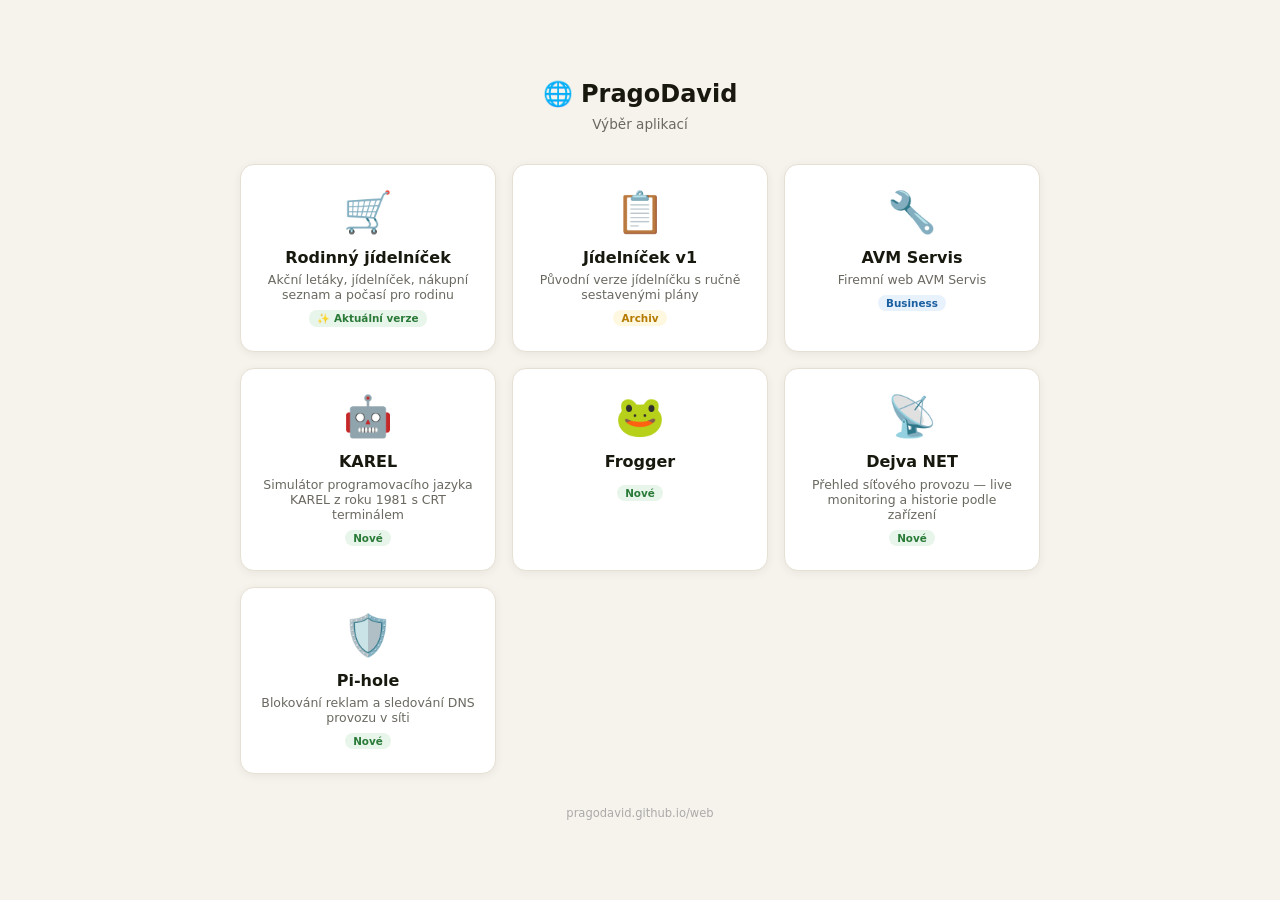
<file: index.html>
<!DOCTYPE html>
<html lang="cs">
<head>
<meta charset="UTF-8">
<meta name="viewport" content="width=device-width, initial-scale=1.0">
<title>PragoDavid – weby</title>
<style>
*{box-sizing:border-box;margin:0;padding:0}
body{font-family:system-ui,-apple-system,sans-serif;background:#f6f3ec;color:#18180f;min-height:100vh;display:flex;flex-direction:column;align-items:center;justify-content:center;padding:2rem 1rem}
h1{font-size:1.5rem;font-weight:700;margin-bottom:.5rem;text-align:center}
p{font-size:.85rem;color:#6a6860;margin-bottom:2rem;text-align:center}
.grid{display:grid;grid-template-columns:repeat(auto-fit,minmax(220px,1fr));gap:1rem;width:100%;max-width:800px}
.card{background:#fff;border:1px solid #e6e0d4;border-radius:14px;padding:1.5rem 1.25rem;text-align:center;text-decoration:none;color:#18180f;transition:all .2s;box-shadow:0 2px 10px rgba(0,0,0,.06)}
.card:hover{transform:translateY(-3px);box-shadow:0 6px 20px rgba(0,0,0,.1)}
.card .icon{font-size:2.5rem;margin-bottom:.75rem}
.card h2{font-size:1rem;font-weight:600;margin-bottom:.35rem}
.card p{font-size:.78rem;color:#6a6860;margin:0}
.tag{display:inline-block;font-size:.65rem;font-weight:700;padding:2px 8px;border-radius:8px;margin-top:.5rem}
.tag-new{background:#e8f5eb;color:#2a7a38}
.tag-old{background:#fff8e0;color:#b57a00}
.tag-biz{background:#e8f2fc;color:#1a5fa0}
footer{margin-top:2rem;font-size:.72rem;color:#aaa}
</style>
</head>
<body>
<h1>🌐 PragoDavid</h1>
<p>Výběr aplikací</p>

<div class="grid">
  <a class="card" href="jidelnicekv2/">
    <div class="icon">🛒</div>
    <h2>Rodinný jídelníček</h2>
    <p>Akční letáky, jídelníček, nákupní seznam a počasí pro rodinu</p>
    <span class="tag tag-new">✨ Aktuální verze</span>
  </a>

  <a class="card" href="jidelnicekv1/">
    <div class="icon">📋</div>
    <h2>Jídelníček v1</h2>
    <p>Původní verze jídelníčku s ručně sestavenými plány</p>
    <span class="tag tag-old">Archiv</span>
  </a>

  <a class="card" href="avmservis/">
    <div class="icon">🔧</div>
    <h2>AVM Servis</h2>
    <p>Firemní web AVM Servis</p>
    <span class="tag tag-biz">Business</span>
  </a>
  <a class="card" href="KAREL/">
    <div class="icon">🤖</div>
    <h2>KAREL</h2>
    <p>Simulátor programovacího jazyka KAREL z roku 1981 s CRT terminálem</p>
    <span class="tag tag-new">Nové</span>
  </a>
  <a class="card" href="frogger/">
    <div class="icon">🐸</div>
    <h2>Frogger</h2>
    <span class="tag tag-new">Nové</span>
  </a>
  <a class="card" href="netflow/">
    <div class="icon">📡</div>
    <h2>Dejva NET</h2>
    <p>Přehled síťového provozu — live monitoring a historie podle zařízení</p>
    <span class="tag tag-new">Nové</span>
  </a>
  <a class="card" href="/pihole/admin/">
    <div class="icon">🛡️</div>
    <h2>Pi-hole</h2>
    <p>Blokování reklam a sledování DNS provozu v síti</p>
    <span class="tag tag-new">Nové</span>
  </a>
</div>

<footer>pragodavid.github.io/web</footer>
</body>
</html>
</file>
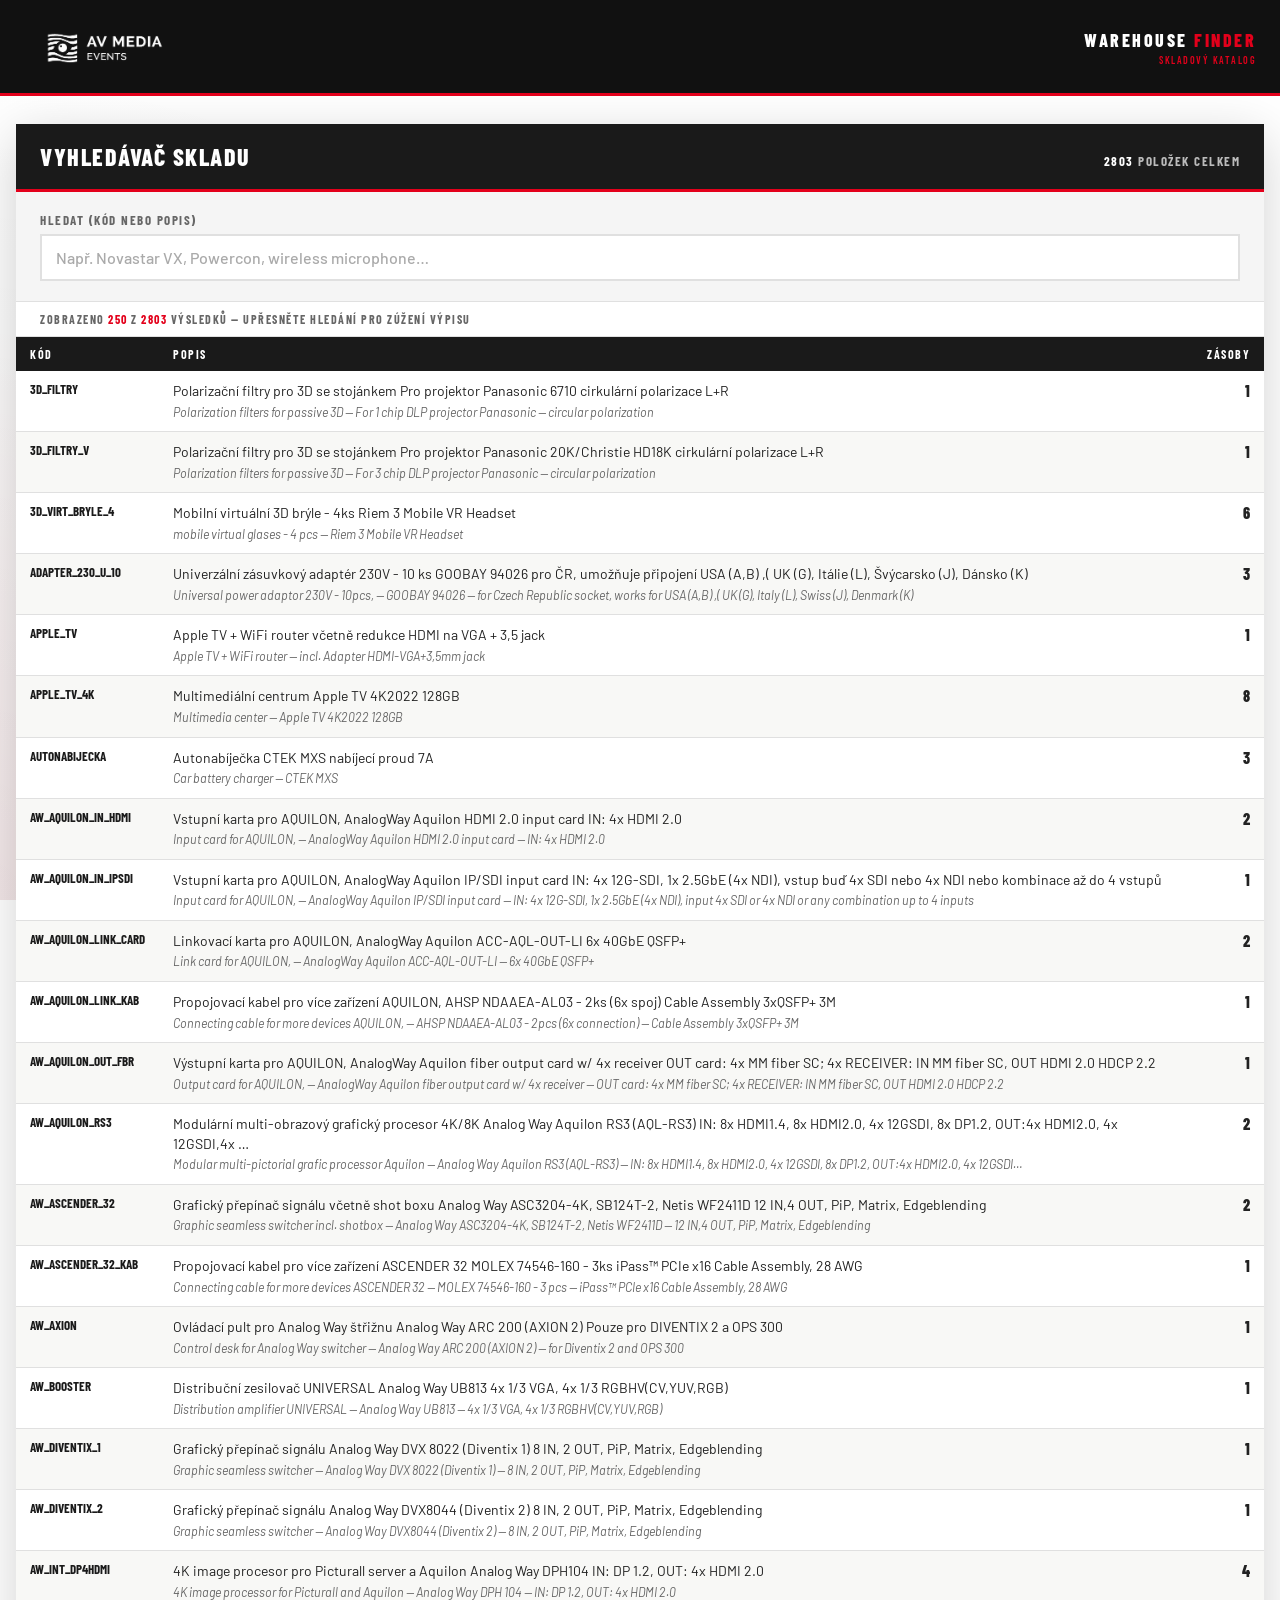
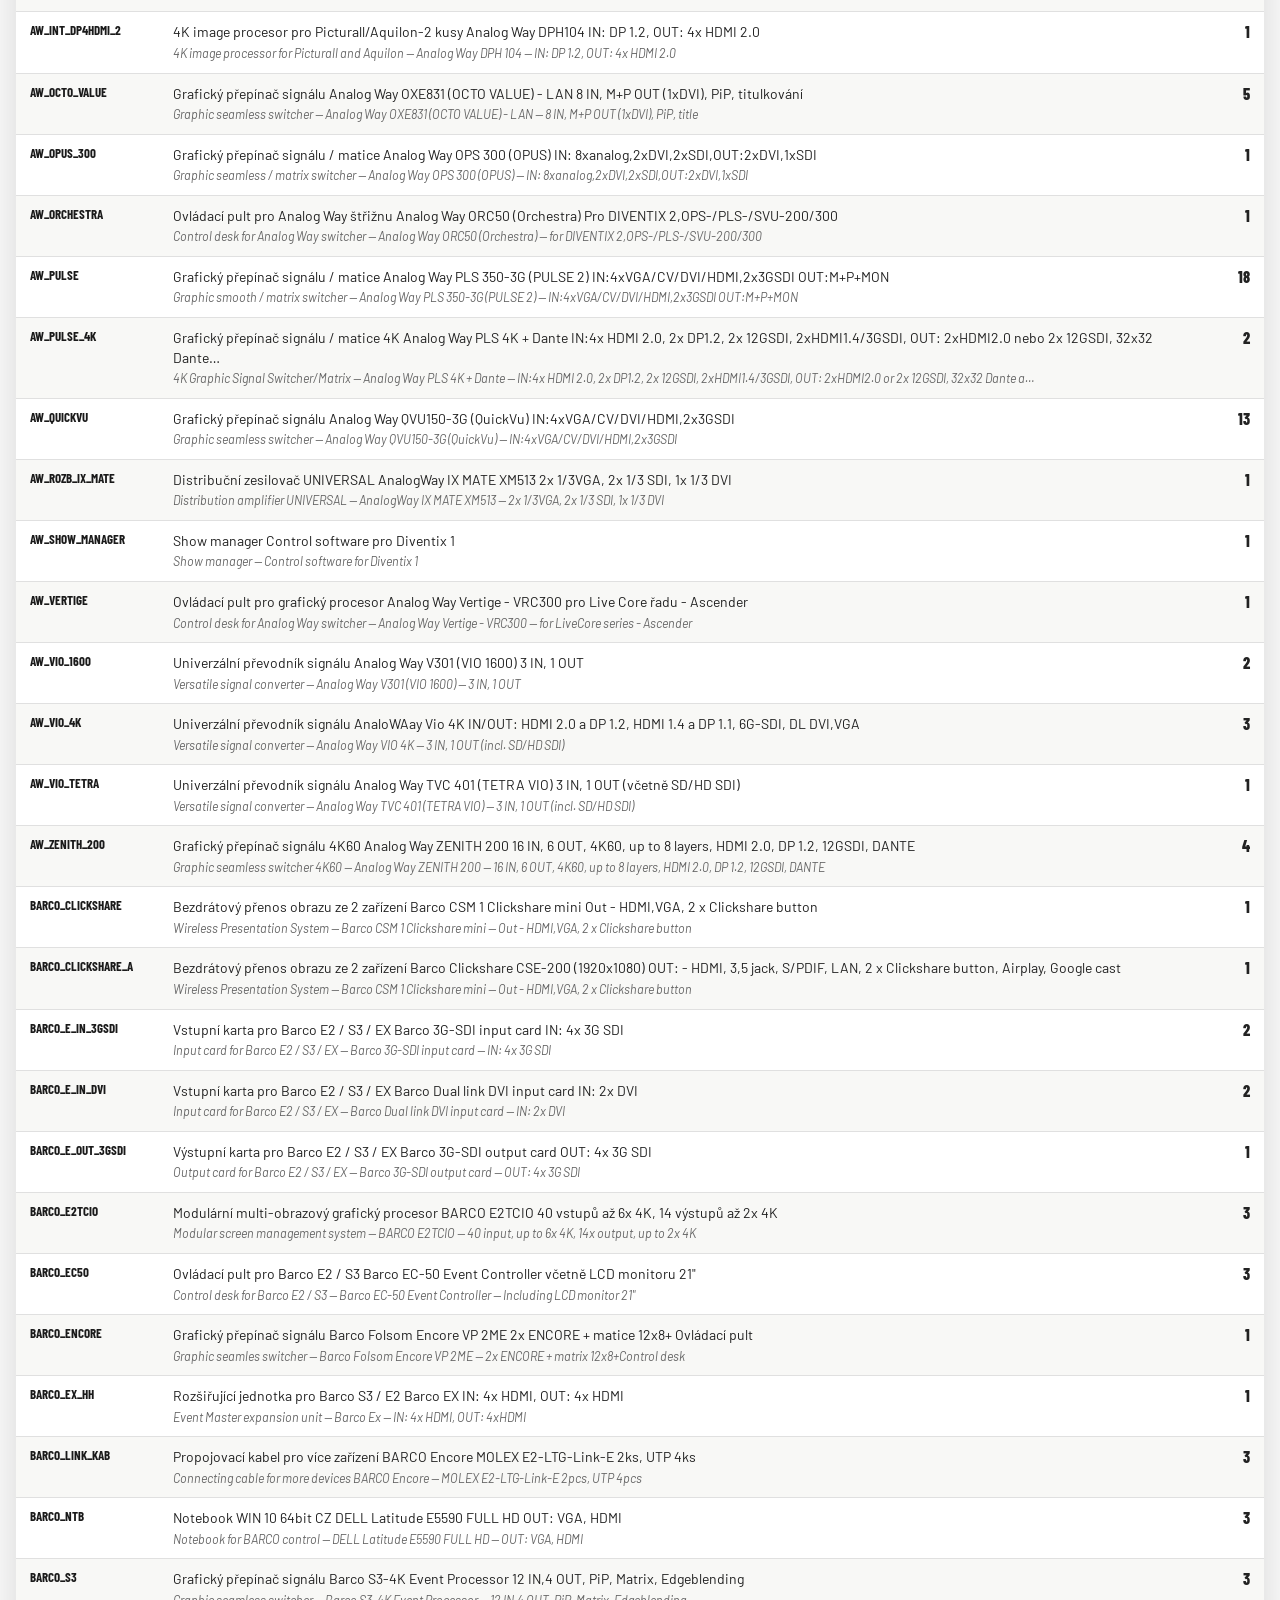
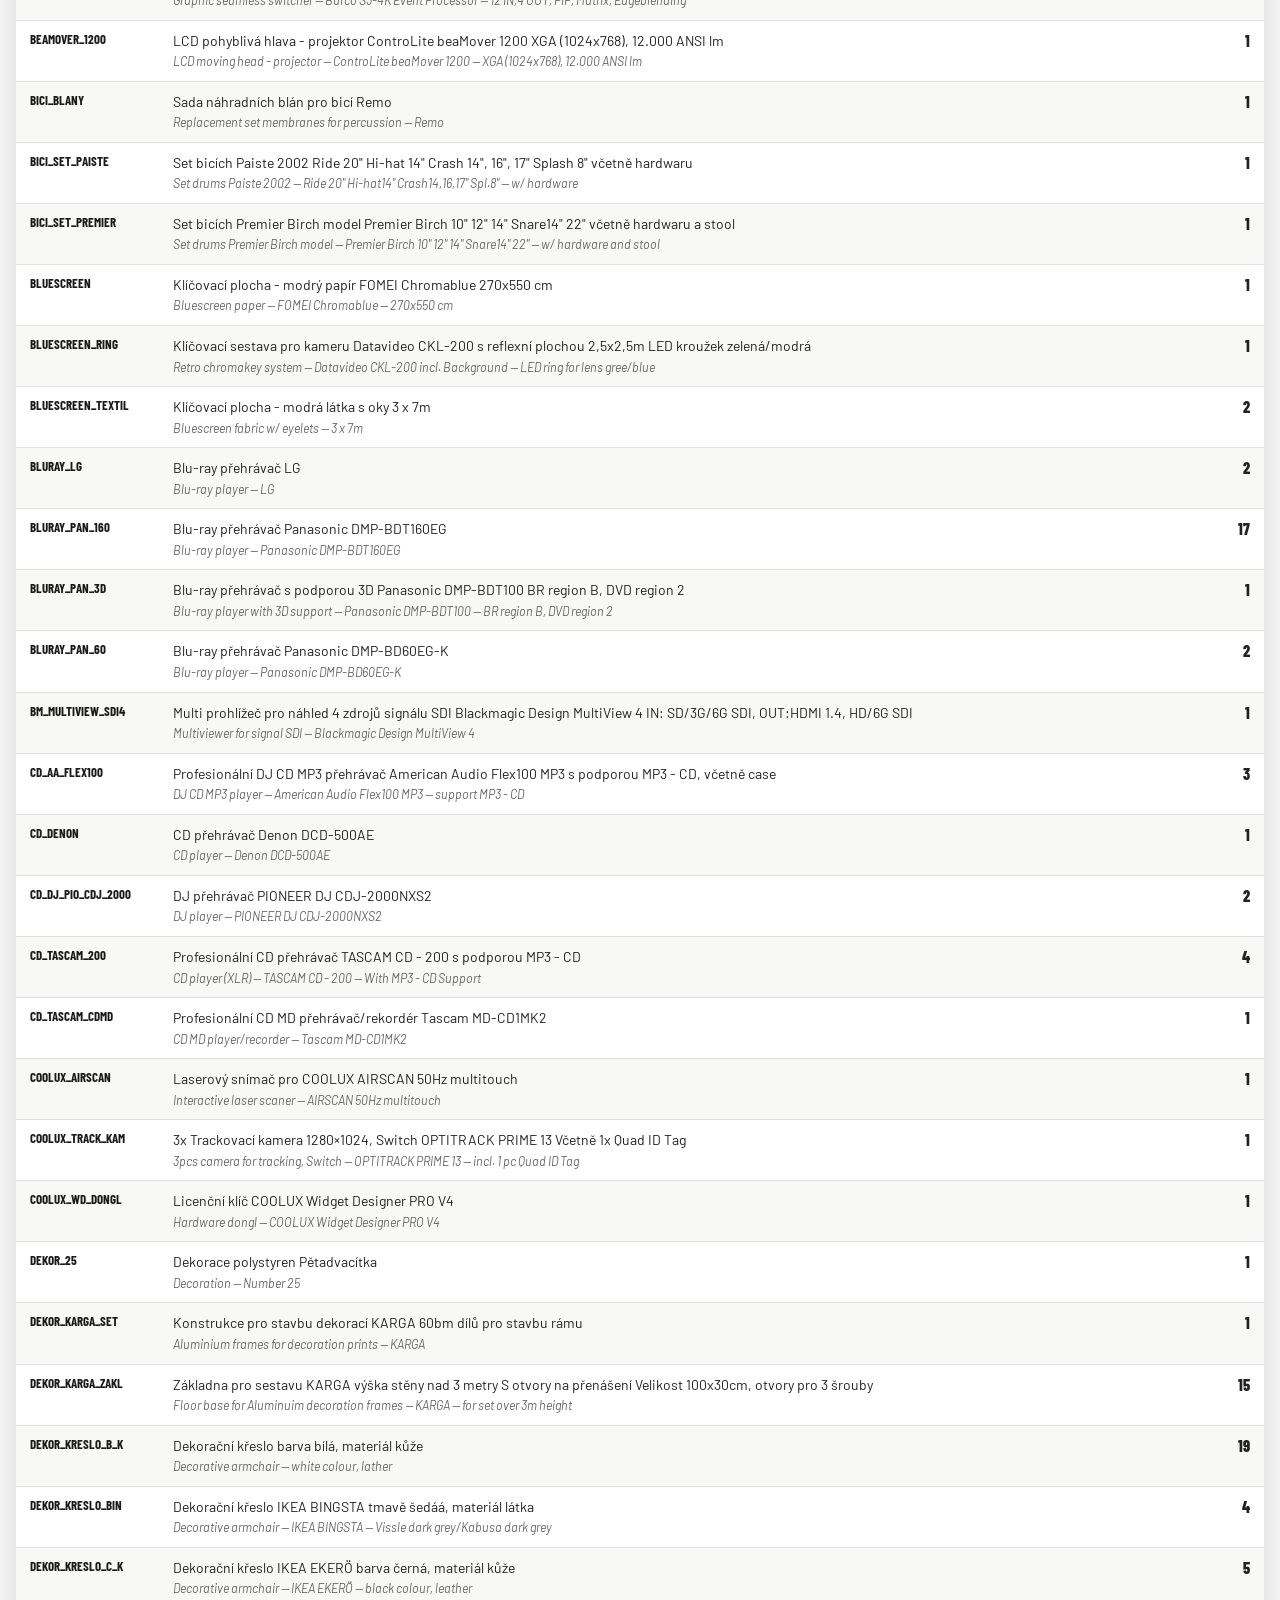
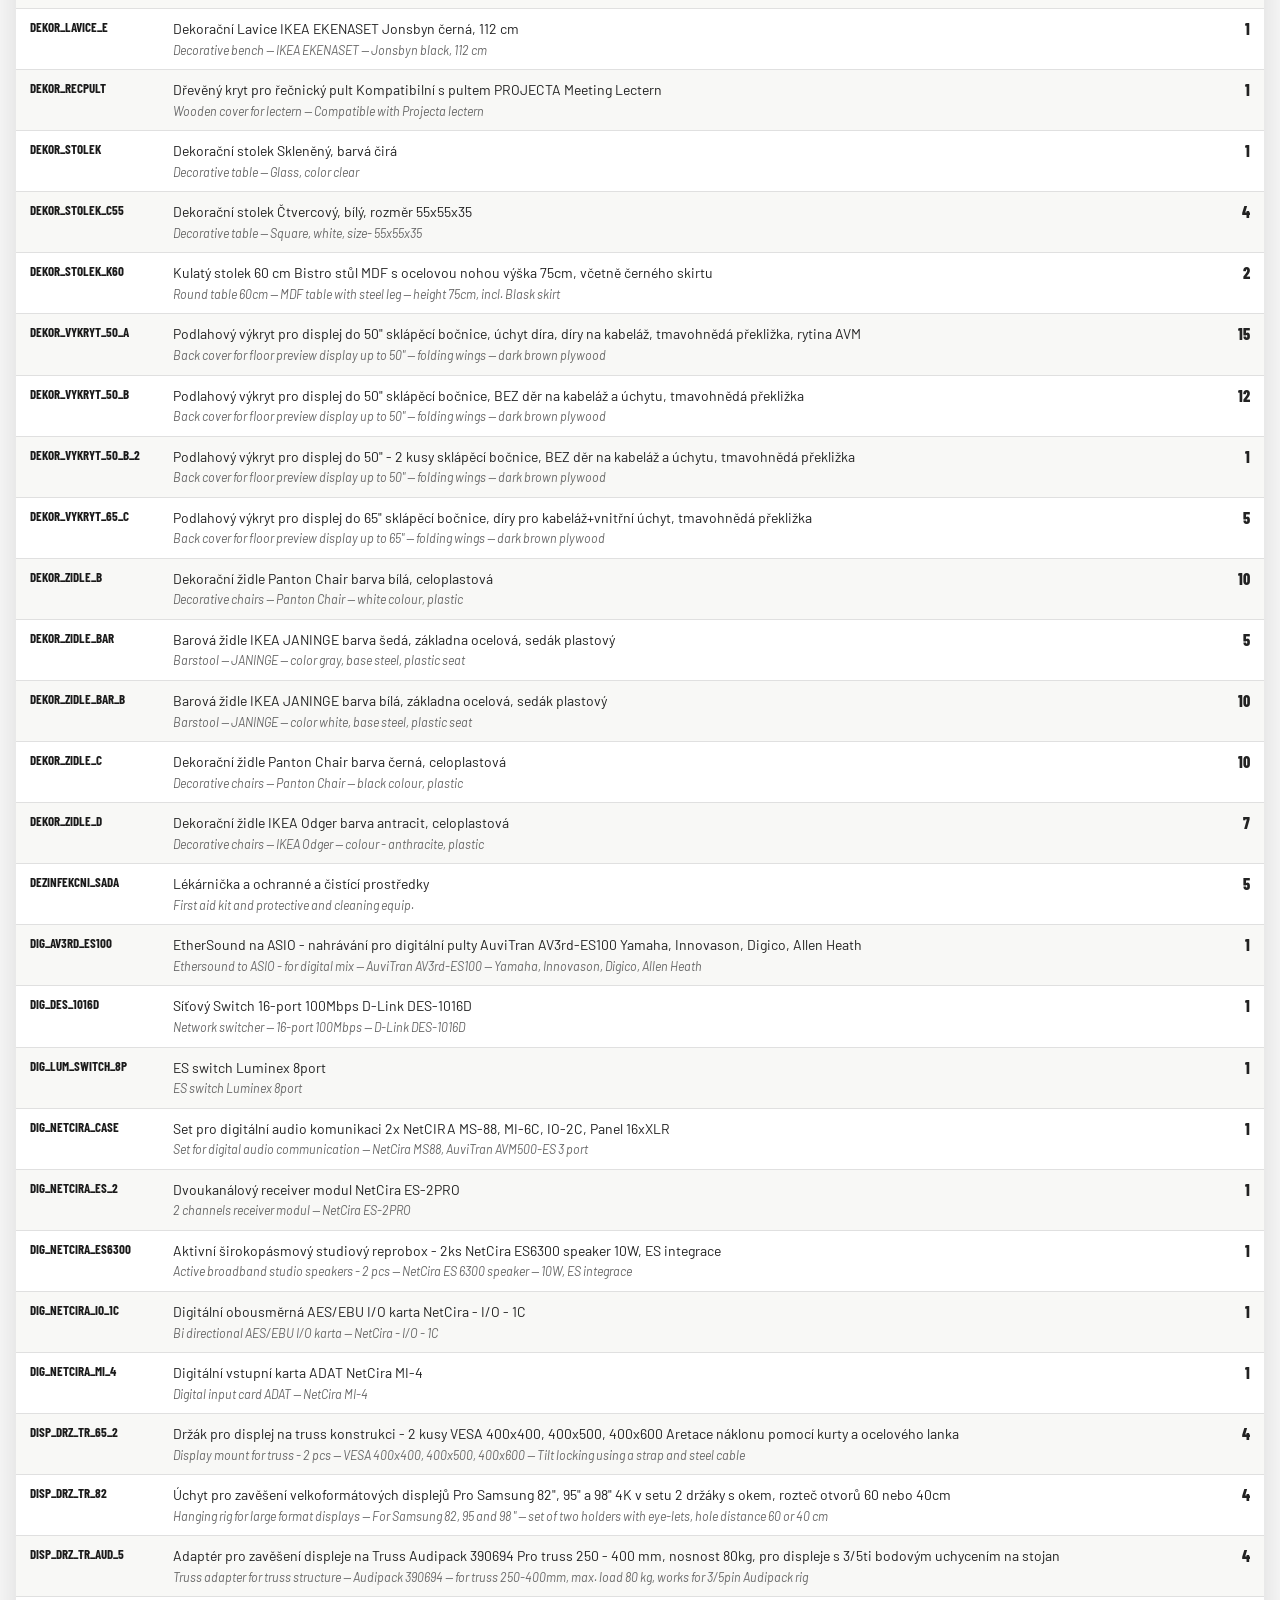
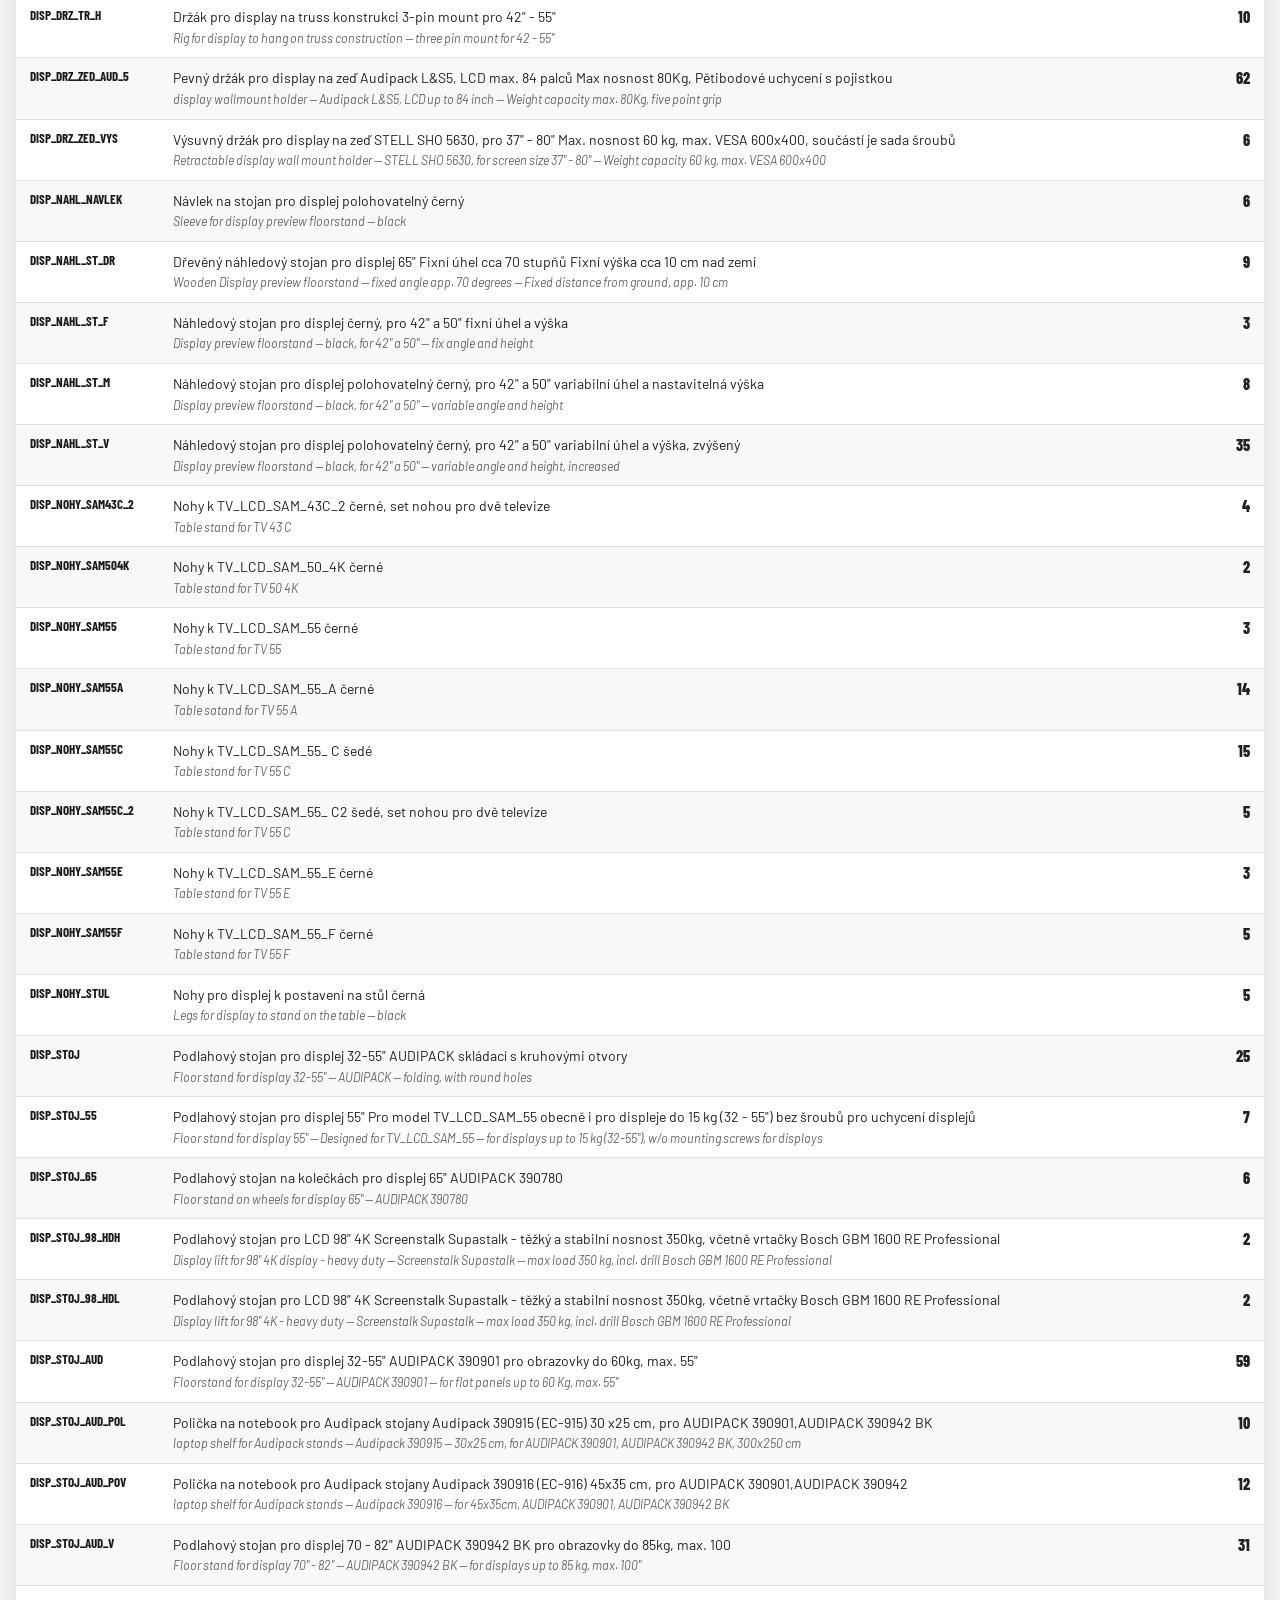
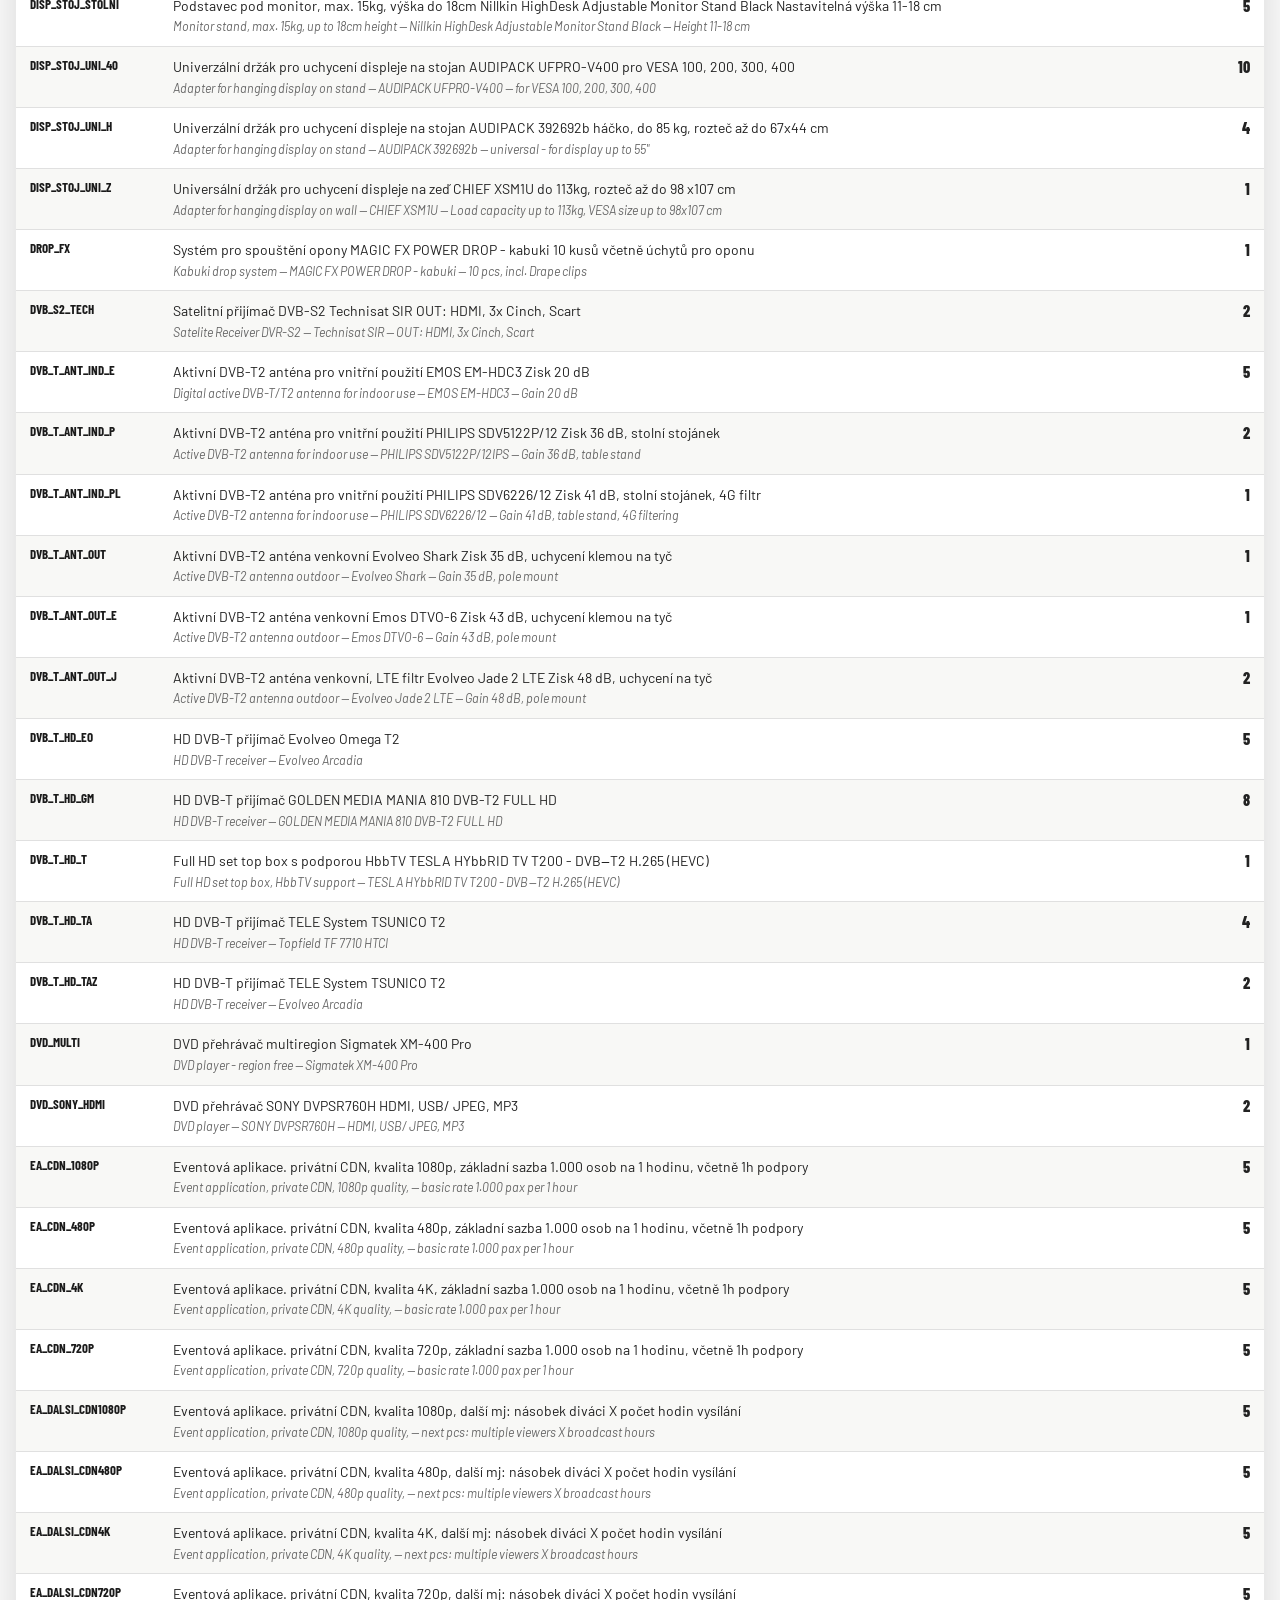
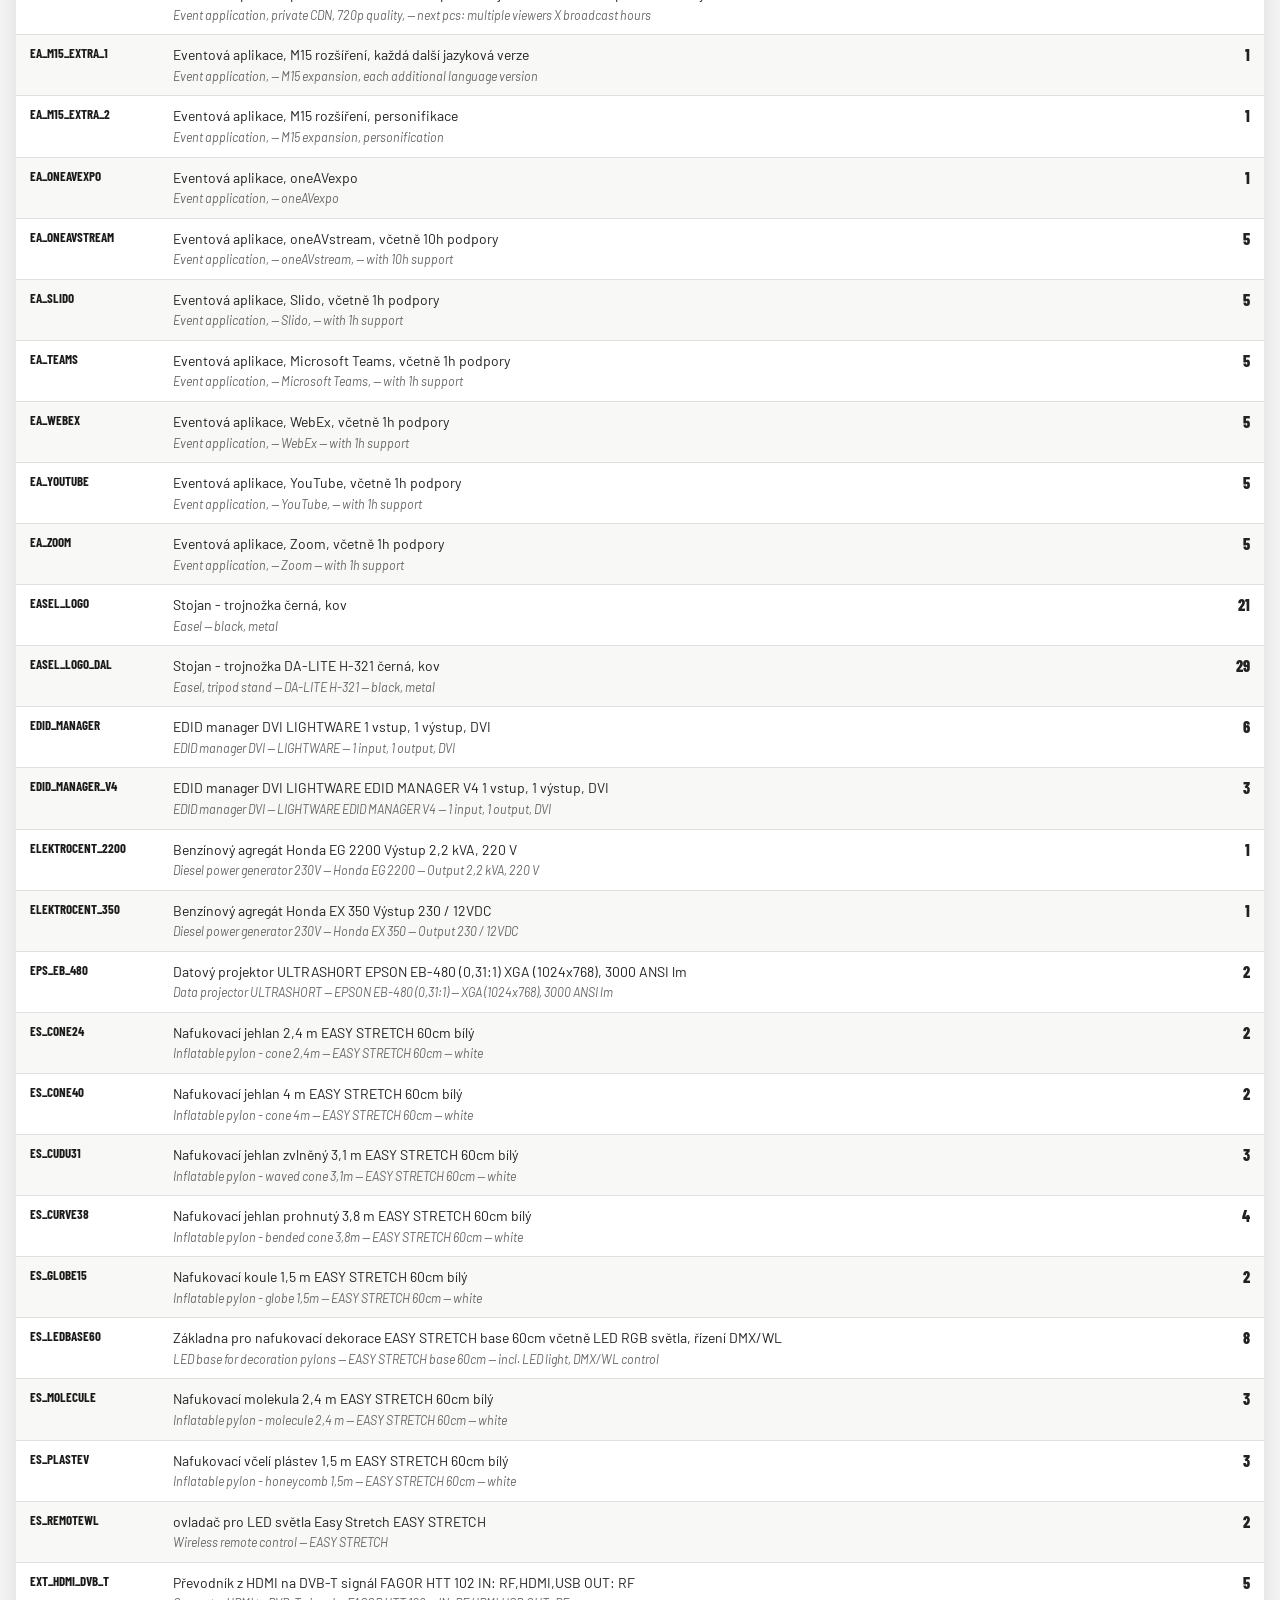
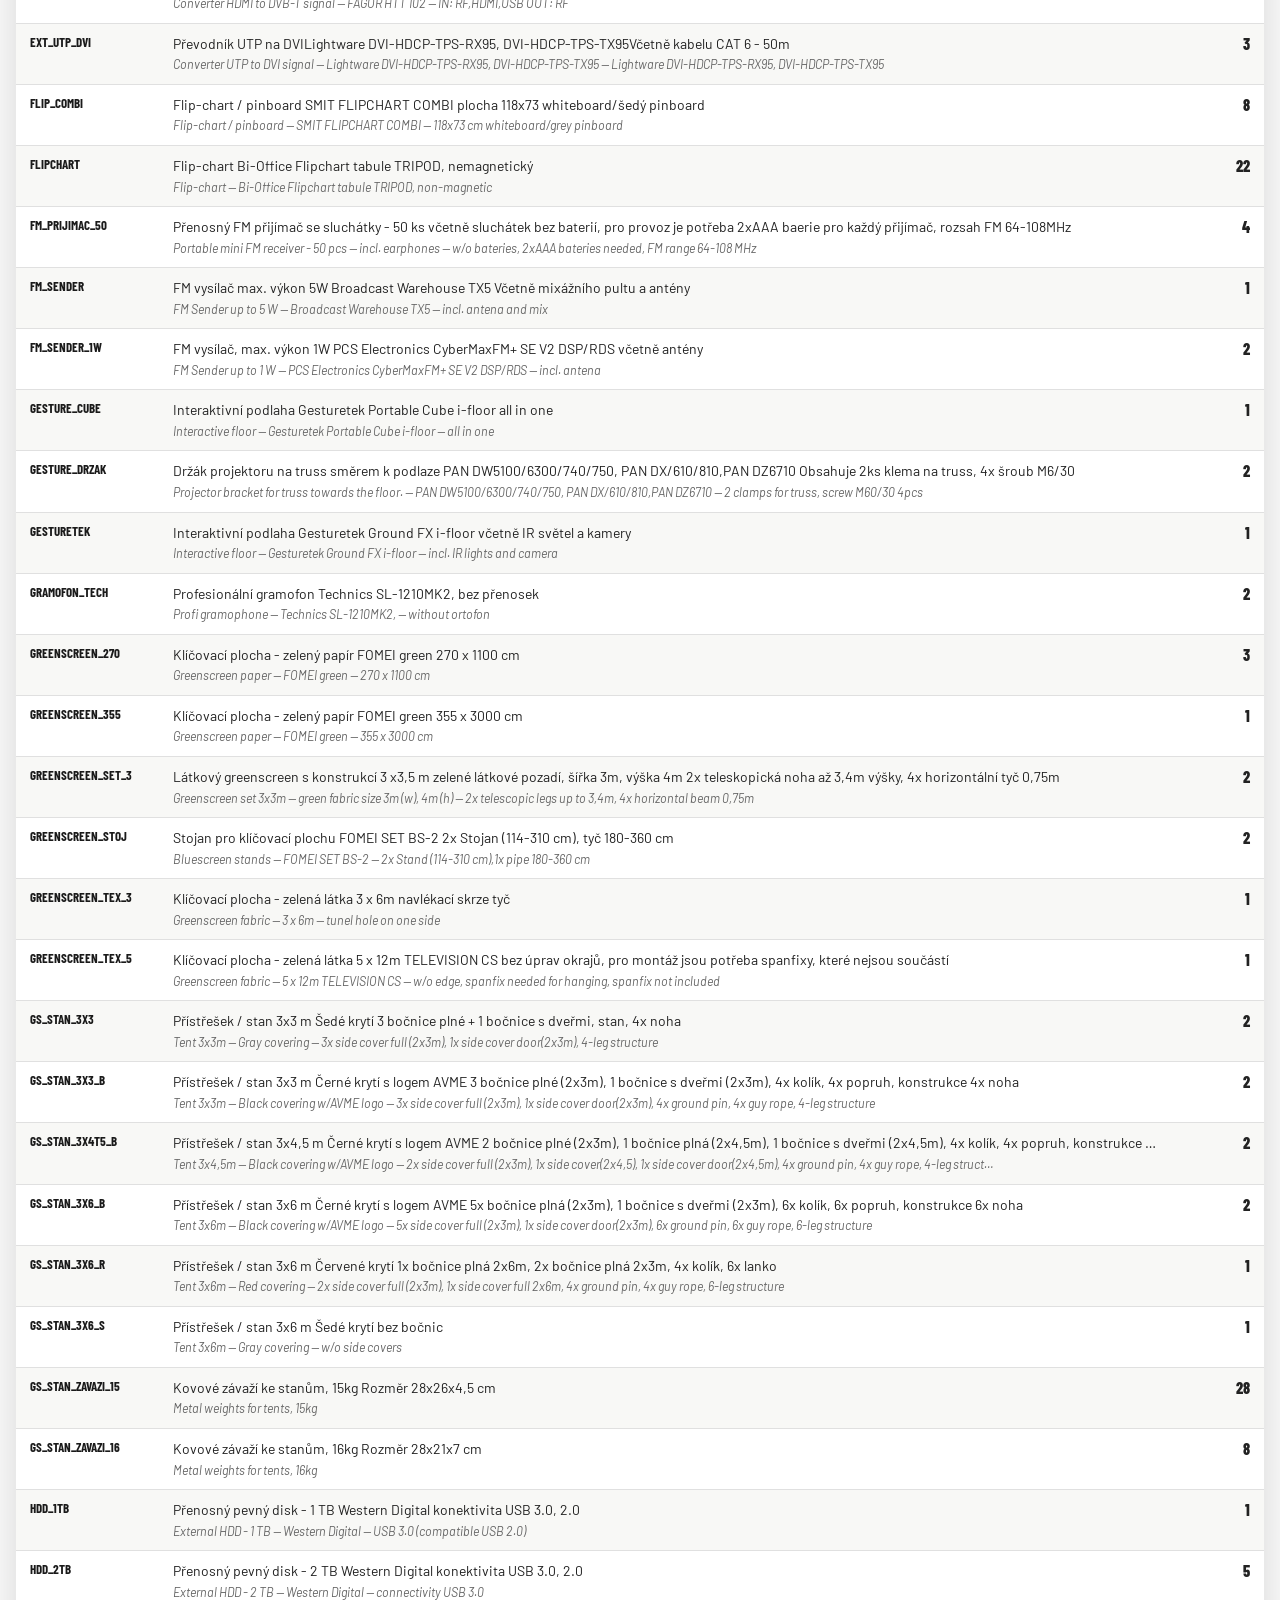
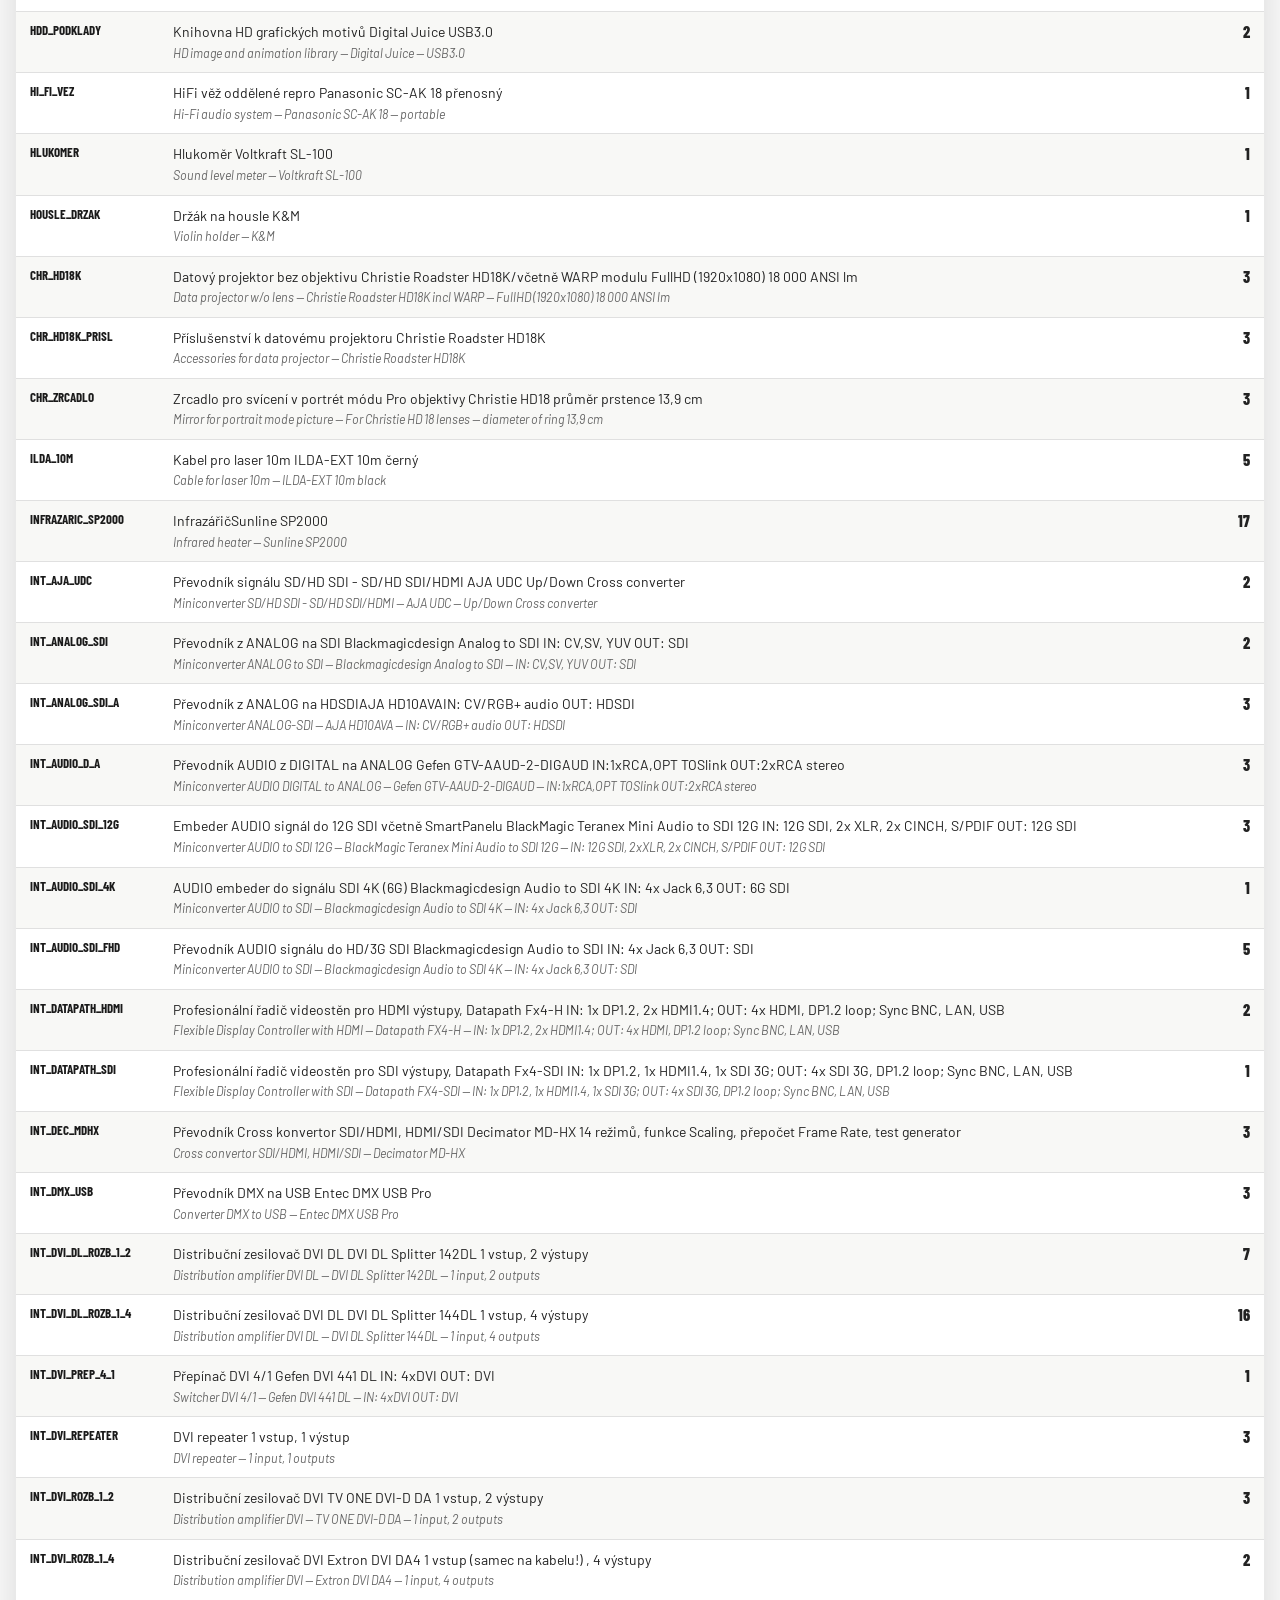
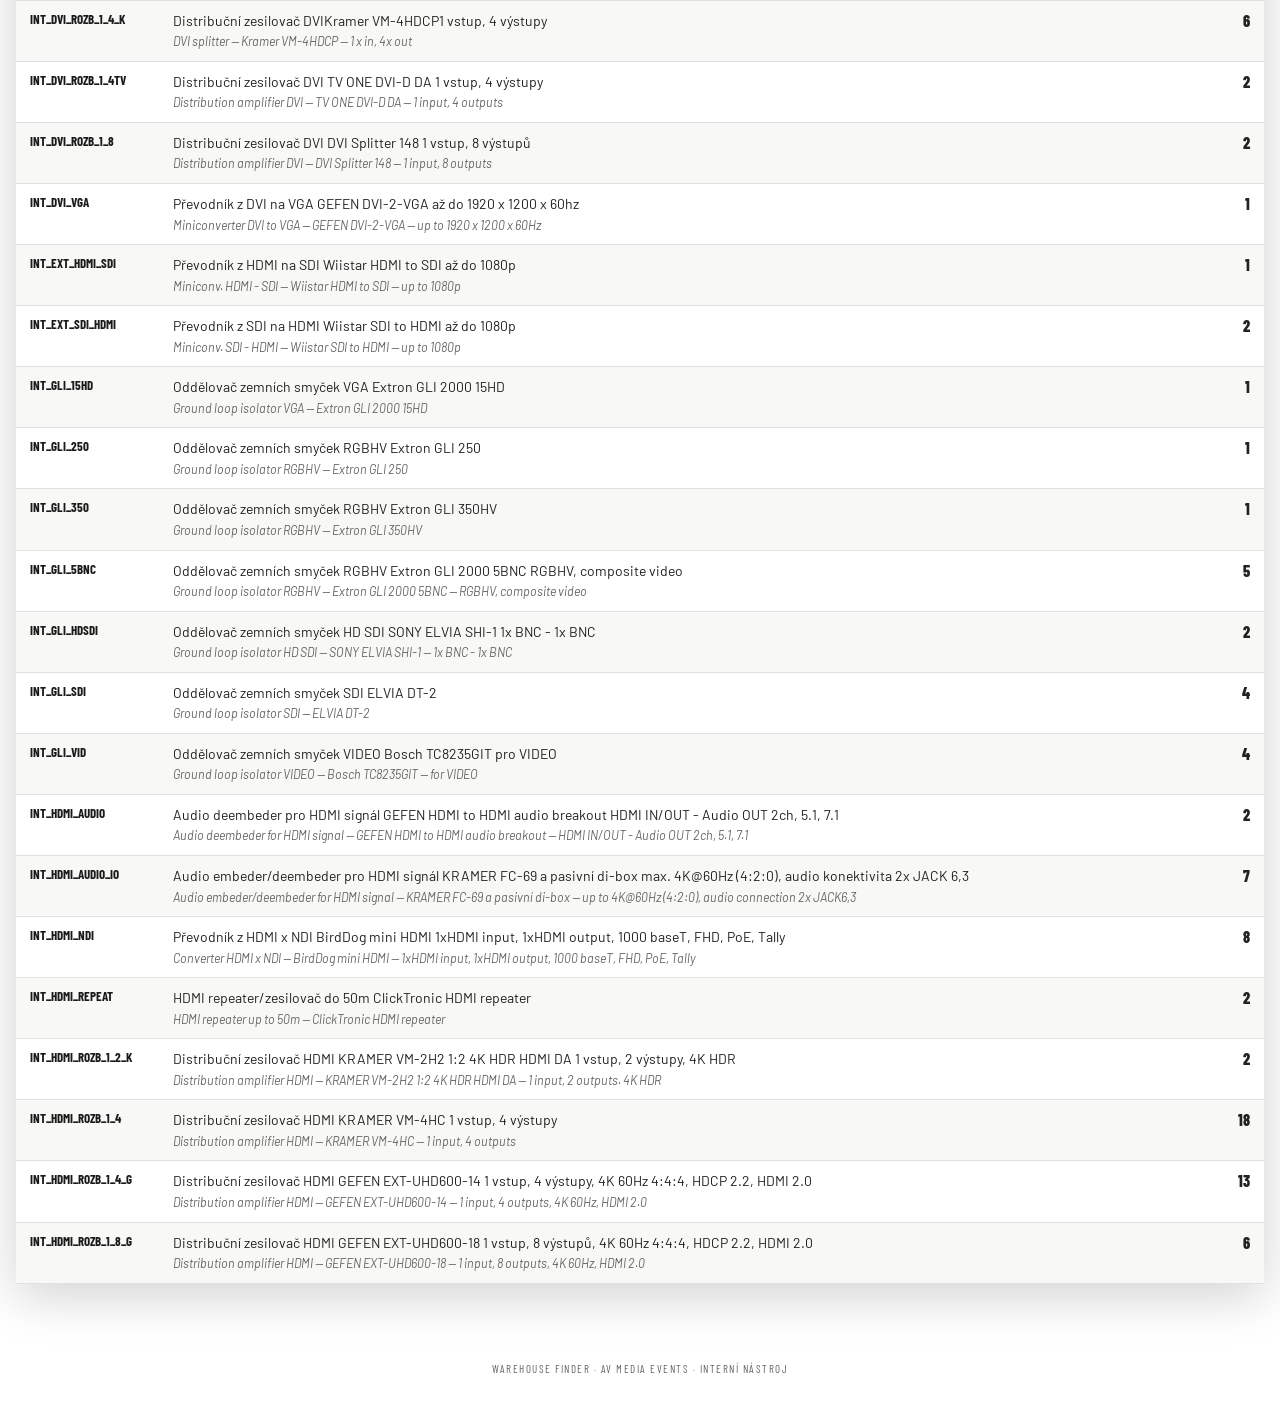
<file: warehouse-finder/index.html>
<!doctype html>
<html lang="cs">
<head>
<meta charset="utf-8">
<meta name="viewport" content="width=device-width, initial-scale=1.0">
<title>Warehouse Finder | AV Media Events</title>
<link rel="icon" type="image/png" href="https://www.avmedia.cz/navody/AVME_logo.png">
<link rel="apple-touch-icon" href="https://www.avmedia.cz/navody/AVME_logo.png">
<link rel="stylesheet" href="assets/style.css?v=5">
</head>
<body>

<header class="site-header">
  <img src="assets/logo.png?v=2" alt="AV Media Events">
  <div class="hdr-title">
    Warehouse <span>Finder</span>
    <span class="hdr-sub">Skladový katalog</span>
  </div>
</header>

<main class="wrap">
  <section class="card">
    <div class="card-header">
      <h1>Vyhledávač skladu</h1>
      <div class="count" id="resultCount">– položek</div>
    </div>

    <div class="fields">
      <div class="ig">
        <label for="searchInput">Hledat (kód nebo popis)</label>
        <input type="text" id="searchInput" placeholder="Např. Novastar VX, Powercon, wireless microphone…" autocomplete="off">
      </div>
    </div>

    <div class="results-meta" id="resultsMeta">Načítání katalogu…</div>

    <div class="table-scroll">
      <table class="bt">
        <thead>
          <tr>
            <th>Kód</th>
            <th>Popis</th>
            <th class="col-zasoby">Zásoby</th>
          </tr>
        </thead>
        <tbody id="resultsBody"></tbody>
      </table>
    </div>
  </section>
</main>

<div class="modal-overlay" id="modalOverlay">
  <div class="modal" id="modalBox"></div>
</div>


<footer class="site-footer">Warehouse Finder &middot; AV Media Events &middot; interní nástroj</footer>

<script src="assets/app.js?v=5"></script>
</body>
</html>
</file>
<file: warehouse-finder/assets/style.css>
@import url('https://fonts.googleapis.com/css2?family=Barlow+Condensed:wght@400;600;700;800&family=Barlow:wght@400;500;600&display=swap');

:root{
  --red:       #E3001B;
  --red-dark:  #b80015;
  --black:     #111111;
  --dark:      #1a1a1a;
  --white:     #ffffff;
  --off:       #f5f5f5;
  --border:    #e0e0e0;
  --text:      #222222;
  --muted:     #666666;
  --ok:        #1a7a1a;
  --warn-bg:   #fff8e1;
  --warn-border: #f59e0b;
  --warn-text: #92400e;
}

*{ box-sizing: border-box; }

html, body{ margin:0; padding:0; }

body{
  font-family:'Barlow', sans-serif;
  color: var(--text);
  min-height: 100vh;
  display:flex;
  flex-direction:column;
  align-items:center;
  background:
    radial-gradient(circle at -10% 110%, rgba(227,0,27,.07) 0%, transparent 40%),
    radial-gradient(circle at -5% 105%, rgba(0,0,0,.05) 0%, transparent 55%),
    var(--white);
  background-attachment: fixed;
}

/* ============ HEADER ============ */
.site-header{
  width:100%;
  background: var(--black);
  padding: 0 24px;
  height: 96px;
  display:flex;
  align-items:center;
  justify-content:space-between;
  position:relative;
  flex-shrink:0;
}
.site-header::after{
  content:'';
  position:absolute;
  bottom:0; left:0; right:0;
  height:3px;
  background: var(--red);
}
.site-header img{
  height:72px;
  display:block;
}
.hdr-title{
  font-family:'Barlow Condensed', sans-serif;
  font-weight:800;
  text-transform:uppercase;
  letter-spacing:2.5px;
  color: var(--white);
  font-size:18px;
  text-align:right;
  line-height:1.2;
}
.hdr-title span{ color: var(--red); }
.hdr-sub{
  display:block;
  font-family:'Barlow Condensed', sans-serif;
  font-weight:600;
  letter-spacing:1.5px;
  font-size:10px;
  color:#999;
  text-transform:uppercase;
  margin-top:2px;
}

/* ============ LAYOUT ============ */
.wrap{
  width:100%;
  max-width: 1280px;
  padding: 28px 16px 60px;
  flex:1;
}

.card{
  background: var(--white);
  box-shadow: 0 12px 48px rgba(0,0,0,.18);
  width:100%;
  animation: slideUp .4s ease;
}
@keyframes slideUp{
  from{ opacity:0; transform: translateY(16px); }
  to{ opacity:1; transform: translateY(0); }
}

.card-header{
  background: var(--dark);
  color: var(--white);
  padding: 18px 24px;
  border-bottom: 3px solid var(--red);
  display:flex;
  align-items:baseline;
  justify-content:space-between;
  flex-wrap:wrap;
  gap:8px;
}
.card-header h1{
  font-family:'Barlow Condensed', sans-serif;
  font-weight:800;
  font-size:24px;
  text-transform:uppercase;
  letter-spacing:1.5px;
  margin:0;
}
.card-header .count{
  font-family:'Barlow Condensed', sans-serif;
  font-size:13px;
  font-weight:700;
  letter-spacing:1.5px;
  text-transform:uppercase;
  color:#bbb;
}
.card-header .count strong{ color: var(--white); }

/* ============ SEARCH / FILTER FIELDS ============ */
.fields{
  display:grid;
  grid-template-columns: 1fr;
  gap:14px;
  padding:20px 24px;
  background: var(--off);
  border-bottom: 1px solid var(--border);
}
.ig label{
  display:block;
  font-family:'Barlow Condensed', sans-serif;
  font-size:13px;
  font-weight:700;
  text-transform:uppercase;
  letter-spacing:1.5px;
  color: var(--muted);
  margin-bottom:6px;
}
.ig input, .ig select{
  width:100%;
  padding:12px 14px;
  border:2px solid var(--border);
  background: var(--white);
  font-family:'Barlow', sans-serif;
  font-weight:600;
  font-size:16px;
  color: var(--text);
  transition: border-color .15s, background .15s;
  appearance:none;
  -webkit-appearance:none;
}
.ig input:focus, .ig select:focus{
  outline:none;
  border-color: var(--red);
  background: var(--white);
}
.ig input::placeholder{ color:#aaa; font-weight:500; }

/* ============ RESULTS META ============ */
.results-meta{
  padding:10px 24px;
  font-family:'Barlow Condensed', sans-serif;
  font-size:12px;
  font-weight:700;
  letter-spacing:1.5px;
  text-transform:uppercase;
  color: var(--muted);
  border-bottom:1px solid var(--border);
}
.results-meta strong{ color: var(--red); }

/* ============ TABLE ============ */
.table-scroll{ width:100%; overflow-x:auto; }

table.bt{
  width:100%;
  border-collapse:collapse;
  font-size:14px;
}
table.bt thead th{
  background: var(--dark);
  color: var(--white);
  text-align:left;
  padding:10px 14px;
  font-family:'Barlow Condensed', sans-serif;
  font-weight:700;
  text-transform:uppercase;
  letter-spacing:1.5px;
  font-size:12px;
  white-space:nowrap;
}
table.bt thead th.col-zasoby{ text-align:right; }

table.bt tbody tr{
  cursor:pointer;
  border-bottom:1px solid var(--border);
}
table.bt tbody tr:nth-child(even){ background:#f8f8f6; }
table.bt tbody tr:hover{ background:#fdecec; }
table.bt tbody tr.selected{ background:#fff0f0; }
table.bt tbody tr.out-of-stock td.zasoby{ color: var(--red); }
table.bt tbody tr.out-of-stock{ background:#fff8f8; }

table.bt td{ padding:10px 14px; vertical-align:top; }
table.bt td.kod{
  font-family:'Barlow Condensed', sans-serif;
  font-weight:700;
  font-size:13px;
  color: var(--dark);
  white-space:nowrap;
}
table.bt td.popis{ color: var(--text); line-height:1.4; }
table.bt td.popis .popis-en{
  display:block;
  margin-top:3px;
  color: var(--muted);
  font-style:italic;
  font-size:12.5px;
  line-height:1.4;
}
table.bt td.zasoby{
  font-family:'Barlow Condensed', sans-serif;
  font-weight:800;
  font-size:16px;
  text-align:right;
  white-space:nowrap;
  color: var(--text);
}

mark{
  background:transparent;
  color: var(--red);
  font-weight:800;
}

/* responsive: stack table on small screens */
@media (max-width:760px){
  table.bt thead{ display:none; }
  table.bt, table.bt tbody, table.bt tr, table.bt td{ display:block; width:100%; }
  table.bt tr{ border-bottom:2px solid var(--border); padding:10px 14px; }
  table.bt tbody tr:nth-child(even){ background:#f8f8f6; }
  table.bt td{ padding:3px 0; }
  table.bt td.zasoby{ text-align:left; }
  table.bt td::before{
    content: attr(data-label);
    display:inline-block;
    min-width:90px;
    font-family:'Barlow Condensed', sans-serif;
    font-weight:700;
    font-size:11px;
    letter-spacing:1px;
    text-transform:uppercase;
    color: var(--muted);
  }
  table.bt td.popis::before{ display:block; margin-bottom:2px; }
}

/* ============ DETAIL MODAL ============ */
.modal-overlay{
  display:none;
  position:fixed;
  inset:0;
  background:rgba(17,17,17,.6);
  z-index:1000;
  align-items:center;
  justify-content:center;
  padding:20px;
}
.modal-overlay.open{ display:flex; }

.modal{
  width:100%;
  max-width:640px;
  max-height:85vh;
  overflow-y:auto;
  background: var(--dark);
  color: var(--white);
  border-top:3px solid var(--red);
  box-shadow:0 24px 64px rgba(0,0,0,.45);
  padding:24px;
  animation: modalIn .22s ease;
}
@keyframes modalIn{
  from{ opacity:0; transform: translateY(12px) scale(.98); }
  to{ opacity:1; transform: translateY(0) scale(1); }
}

.modal .detail-top{
  display:flex;
  justify-content:space-between;
  align-items:flex-start;
  gap:16px;
  flex-wrap:wrap;
}
.modal .kod{
  font-family:'Barlow Condensed', sans-serif;
  font-weight:800;
  font-size:22px;
  letter-spacing:1.5px;
  text-transform:uppercase;
}
.modal .popis{
  margin:10px 0 16px;
  font-size:14px;
  line-height:1.6;
  color:#e6e6e6;
}
.modal .popis-en{
  margin:-6px 0 16px;
  font-size:13px;
  font-style:italic;
  line-height:1.6;
  color:#999;
}
.modal .meta-row{
  display:flex;
  flex-wrap:wrap;
  align-items:flex-end;
  gap:28px;
}
.modal .bball{
  display:flex;
  align-items:baseline;
  gap:8px;
  border-left:3px solid var(--red);
  padding-left:14px;
}
.modal .bball .stack{ display:flex; flex-direction:column; }
.modal .bball .label{
  font-family:'Barlow Condensed', sans-serif;
  font-size:11px;
  font-weight:700;
  letter-spacing:1.5px;
  text-transform:uppercase;
  color:#999;
}
.modal .bball .num{
  font-family:'Barlow Condensed', sans-serif;
  font-weight:800;
  font-size:44px;
  line-height:1;
}
.modal .bball .unit{
  font-family:'Barlow Condensed', sans-serif;
  font-weight:800;
  font-size:20px;
  color: var(--red);
}
.modal .bball .bball-note{
  margin-top:4px;
  font-family:'Barlow', sans-serif;
  font-style:italic;
  font-weight:400;
  font-size:11.5px;
  letter-spacing:.2px;
  text-transform:none;
  color:#999;
}
.modal .close-btn{
  background:none;
  border:1px solid #555;
  color:#ccc;
  font-family:'Barlow Condensed', sans-serif;
  font-weight:700;
  letter-spacing:1.5px;
  text-transform:uppercase;
  font-size:11px;
  padding:7px 14px;
  cursor:pointer;
  flex-shrink:0;
}
.modal .close-btn:hover{ border-color: var(--red); color: var(--red); }

/* ============ EMPTY / LOADING STATE ============ */
.empty{
  padding:60px 24px;
  text-align:center;
  font-family:'Barlow Condensed', sans-serif;
  font-weight:700;
  letter-spacing:1.5px;
  text-transform:uppercase;
  color: var(--muted);
}

/* ============ FOOTER ============ */
.site-footer{
  width:100%;
  text-align:center;
  padding:18px 16px 36px;
  font-family:'Barlow Condensed', sans-serif;
  font-size:11px;
  letter-spacing:1.5px;
  text-transform:uppercase;
  color: var(--muted);
  flex-shrink:0;
}
</file>
